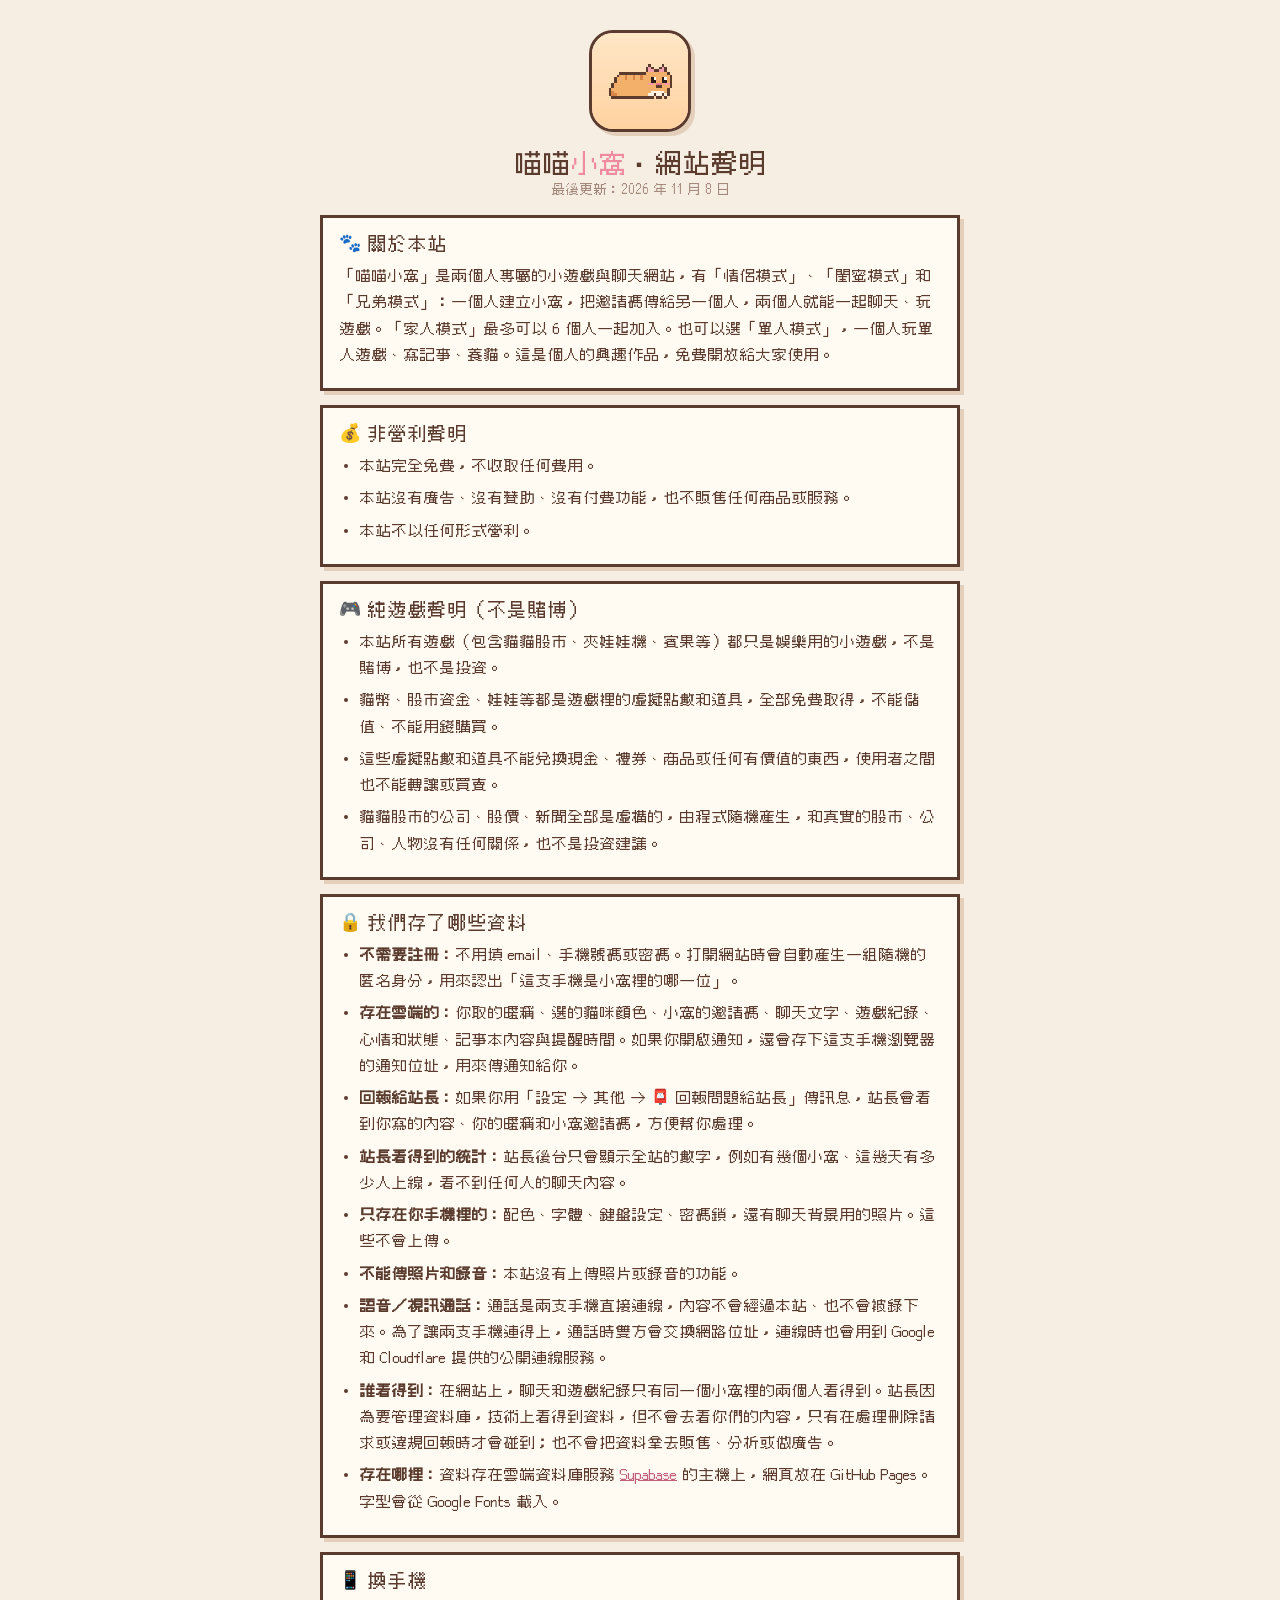
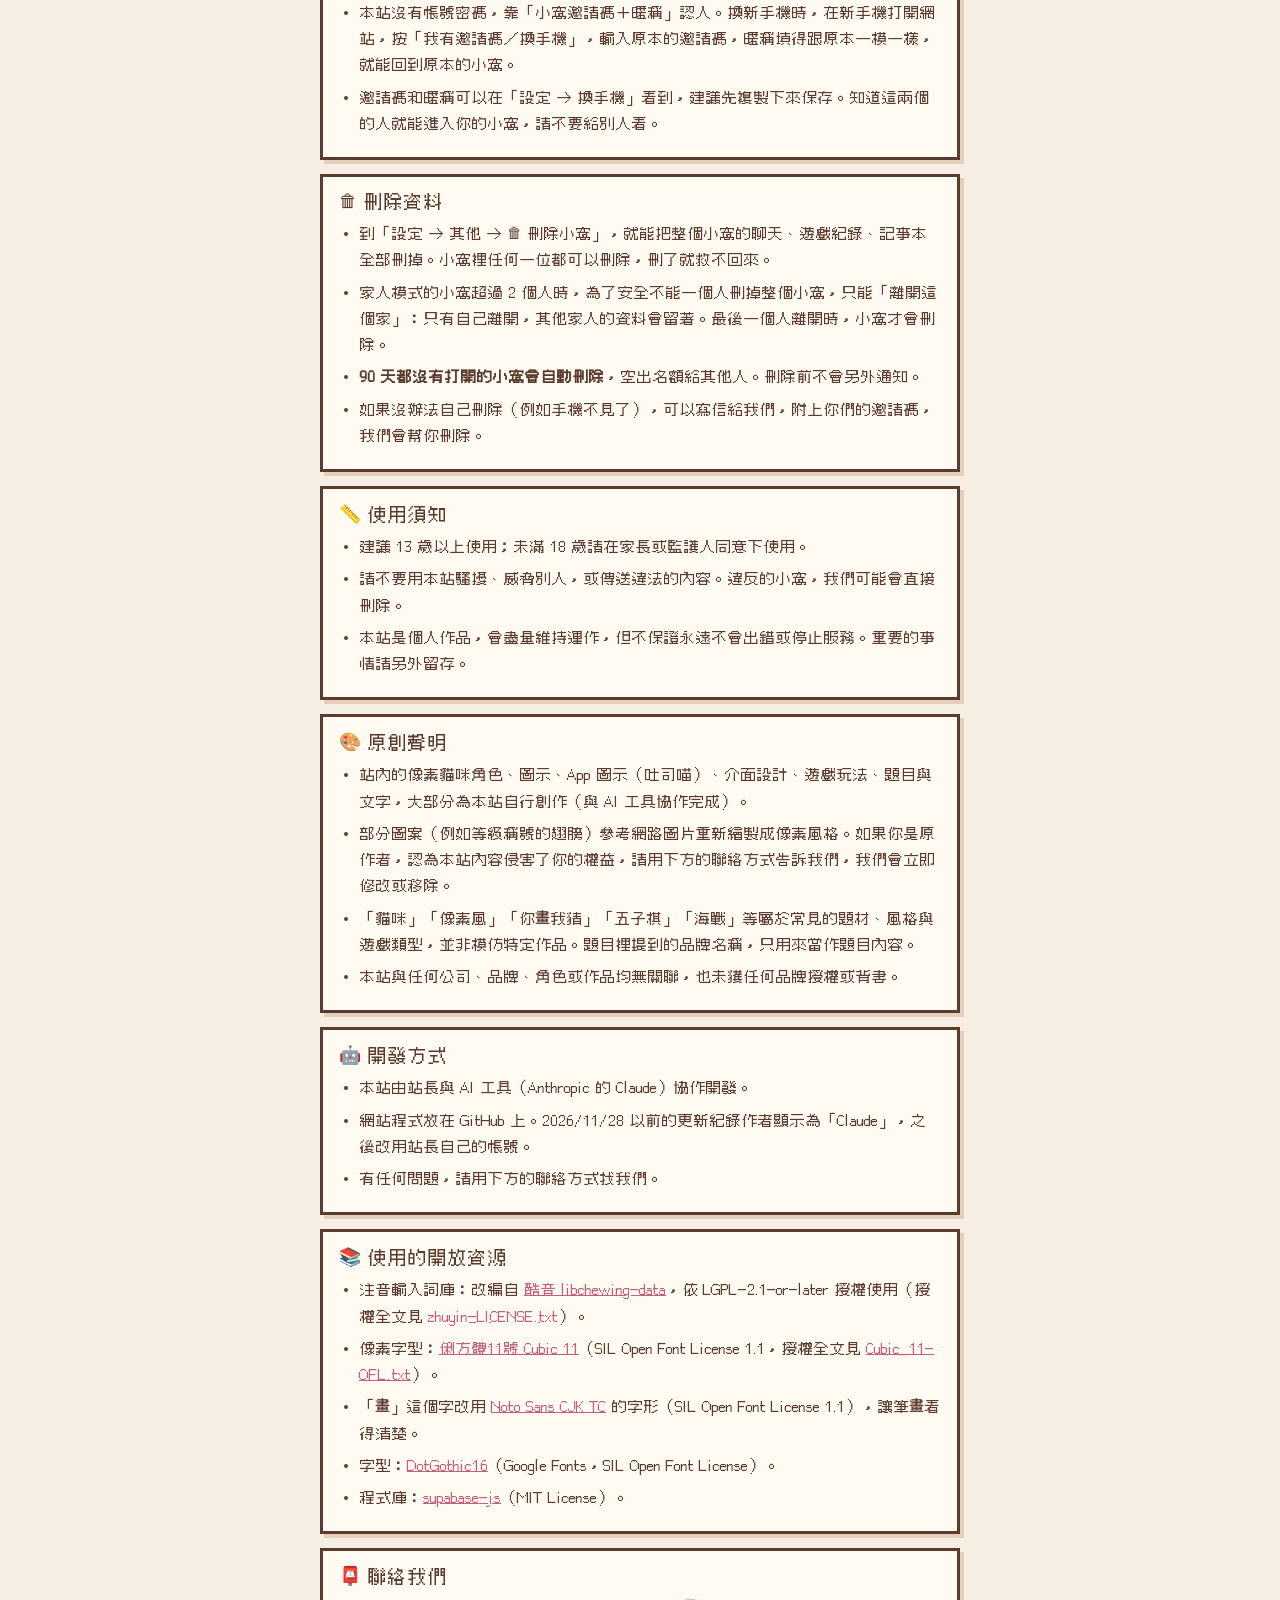
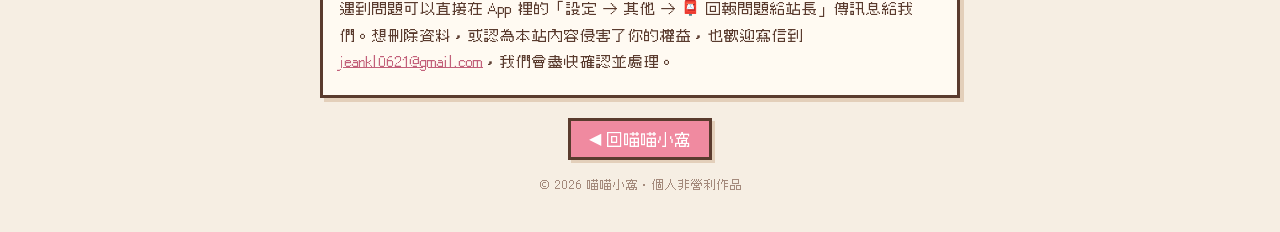
<file: about.html>
<!DOCTYPE html>
<html lang="zh-Hant-TW"><head><meta charset="utf-8">
<meta name="viewport" content="width=device-width,initial-scale=1,viewport-fit=cover">
<title>喵喵小窩・網站聲明</title>
<meta property="og:title" content="喵喵小窩・網站聲明">
<meta property="og:image" content="https://meow-nest.github.io/icons/share.jpg">
<link rel="icon" type="image/png" href="icons/icon-192.png">
<link rel="stylesheet" href="https://fonts.googleapis.com/css2?family=DotGothic16&display=swap">
<style>
@font-face{font-family:"Cubic11";src:url("fonts/Cubic_11.woff2") format("woff2");font-display:swap}@font-face{font-family:"Cubic11";src:url("fonts/cubic_fix.woff") format("woff");unicode-range:U+756B}
:root{--ink:#5a3b2e;--line:#5a3b2e;--shadow:#e3cfba;--pink:#f08aa0;--pinkL:#ffe1e7;--paper:#fffaf2;--muted:#a48a7c}
html,body{margin:0;background:#f6eee3;color:var(--ink);font-family:"Cubic11","DotGothic16",-apple-system,"PingFang TC","Noto Sans TC",sans-serif}
.wrap{max-width:640px;margin:0 auto;padding:20px 16px calc(40px + env(safe-area-inset-bottom))}
.hd{text-align:center;margin:10px 0 18px}
.hd img{width:96px;height:96px;border-radius:24px;border:3px solid var(--line);box-shadow:4px 4px 0 var(--shadow);image-rendering:pixelated}
h1{font-weight:400;font-size:26px;margin:12px 0 2px}h1 b{font-weight:400;color:var(--pink)}
.sub{color:var(--muted);font-size:13px}
.box{background:var(--paper);border:3px solid var(--line);box-shadow:4px 4px 0 var(--shadow);padding:14px 16px;margin-bottom:14px}
h2{font-weight:400;font-size:18px;margin:0 0 8px}
p,li{font-size:15px;line-height:1.75;margin:0 0 6px}
ul{padding-left:20px;margin:0}
a{color:#c2607a}
.back{display:inline-block;margin-top:6px;padding:8px 18px;background:var(--pink);color:#fff;border:3px solid var(--line);box-shadow:3px 3px 0 var(--shadow);text-decoration:none}
.foot{text-align:center;font-size:12px;color:var(--muted);margin-top:18px}
</style></head><body><div class="wrap">
<div class="hd"><img src="icons/icon-192.png" alt="喵喵小窩"><h1>喵喵<b>小窩</b>・網站聲明</h1><div class="sub">最後更新：2026 年 11 月 8 日</div></div>

<div class="box"><h2>🐾 關於本站</h2>
<p>「喵喵小窩」是兩個人專屬的小遊戲與聊天網站，有「情侶模式」、「閨蜜模式」和「兄弟模式」：一個人建立小窩，把邀請碼傳給另一個人，兩個人就能一起聊天、玩遊戲。「家人模式」最多可以 6 個人一起加入。也可以選「單人模式」，一個人玩單人遊戲、寫記事、養貓。這是個人的興趣作品，免費開放給大家使用。</p></div>

<div class="box"><h2>💰 非營利聲明</h2>
<ul>
<li>本站完全免費，不收取任何費用。</li>
<li>本站沒有廣告、沒有贊助、沒有付費功能，也不販售任何商品或服務。</li>
<li>本站不以任何形式營利。</li>
</ul></div>

<div class="box"><h2>🎮 純遊戲聲明（不是賭博）</h2>
<ul>
<li>本站所有遊戲（包含貓貓股市、夾娃娃機、賓果等）都只是娛樂用的小遊戲，不是賭博，也不是投資。</li>
<li>貓幣、股市資金、娃娃等都是遊戲裡的虛擬點數和道具，全部免費取得，不能儲值、不能用錢購買。</li>
<li>這些虛擬點數和道具不能兌換現金、禮券、商品或任何有價值的東西，使用者之間也不能轉讓或買賣。</li>
<li>貓貓股市的公司、股價、新聞全部是虛構的，由程式隨機產生，和真實的股市、公司、人物沒有任何關係，也不是投資建議。</li>
</ul></div>

<div class="box"><h2>🔒 我們存了哪些資料</h2>
<ul>
<li><b>不需要註冊</b>：不用填 email、手機號碼或密碼。打開網站時會自動產生一組隨機的匿名身分，用來認出「這支手機是小窩裡的哪一位」。</li>
<li><b>存在雲端的</b>：你取的暱稱、選的貓咪顏色、小窩的邀請碼、聊天文字、遊戲紀錄、心情和狀態、記事本內容與提醒時間。如果你開啟通知，還會存下這支手機瀏覽器的通知位址，用來傳通知給你。</li>
<li><b>回報給站長</b>：如果你用「設定 → 其他 → 📮 回報問題給站長」傳訊息，站長會看到你寫的內容、你的暱稱和小窩邀請碼，方便幫你處理。</li>
<li><b>站長看得到的統計</b>：站長後台只會顯示全站的數字，例如有幾個小窩、這幾天有多少人上線，看不到任何人的聊天內容。</li>
<li><b>只存在你手機裡的</b>：配色、字體、鍵盤設定、密碼鎖，還有聊天背景用的照片。這些不會上傳。</li>
<li><b>不能傳照片和錄音</b>：本站沒有上傳照片或錄音的功能。</li>
<li><b>語音／視訊通話</b>：通話是兩支手機直接連線，內容不會經過本站、也不會被錄下來。為了讓兩支手機連得上，通話時雙方會交換網路位址，連線時也會用到 Google 和 Cloudflare 提供的公開連線服務。</li>
<li><b>誰看得到</b>：在網站上，聊天和遊戲紀錄只有同一個小窩裡的兩個人看得到。站長因為要管理資料庫，技術上看得到資料，但不會去看你們的內容，只有在處理刪除請求或違規回報時才會碰到；也不會把資料拿去販售、分析或做廣告。</li>
<li><b>存在哪裡</b>：資料存在雲端資料庫服務 <a href="https://supabase.com" target="_blank" rel="noopener">Supabase</a> 的主機上，網頁放在 GitHub Pages。字型會從 Google Fonts 載入。</li>
</ul></div>

<div class="box"><h2>📱 換手機</h2>
<ul>
<li>本站沒有帳號密碼，靠「小窩邀請碼＋暱稱」認人。換新手機時，在新手機打開網站，按「我有邀請碼／換手機」，輸入原本的邀請碼，暱稱填得跟原本一模一樣，就能回到原本的小窩。</li>
<li>邀請碼和暱稱可以在「設定 → 換手機」看到，建議先複製下來保存。知道這兩個的人就能進入你的小窩，請不要給別人看。</li>
</ul></div>

<div class="box"><h2>🗑 刪除資料</h2>
<ul>
<li>到「設定 → 其他 → 🗑 刪除小窩」，就能把整個小窩的聊天、遊戲紀錄、記事本全部刪掉。小窩裡任何一位都可以刪除，刪了就救不回來。</li>
<li>家人模式的小窩超過 2 個人時，為了安全不能一個人刪掉整個小窩，只能「離開這個家」：只有自己離開，其他家人的資料會留著。最後一個人離開時，小窩才會刪除。</li>
<li><b>90 天都沒有打開的小窩會自動刪除</b>，空出名額給其他人。刪除前不會另外通知。</li>
<li>如果沒辦法自己刪除（例如手機不見了），可以寫信給我們，附上你們的邀請碼，我們會幫你刪除。</li>
</ul></div>

<div class="box"><h2>📏 使用須知</h2>
<ul>
<li>建議 13 歲以上使用；未滿 18 歲請在家長或監護人同意下使用。</li>
<li>請不要用本站騷擾、威脅別人，或傳送違法的內容。違反的小窩，我們可能會直接刪除。</li>
<li>本站是個人作品，會盡量維持運作，但不保證永遠不會出錯或停止服務。重要的事情請另外留存。</li>
</ul></div>

<div class="box"><h2>🎨 原創聲明</h2>
<ul>
<li>站內的像素貓咪角色、圖示、App 圖示（吐司喵）、介面設計、遊戲玩法、題目與文字，大部分為本站自行創作（與 AI 工具協作完成）。</li>
<li>部分圖案（例如等級稱號的翅膀）參考網路圖片重新繪製成像素風格。如果你是原作者，認為本站內容侵害了你的權益，請用下方的聯絡方式告訴我們，我們會立即修改或移除。</li>
<li>「貓咪」「像素風」「你畫我猜」「五子棋」「海戰」等屬於常見的題材、風格與遊戲類型，並非模仿特定作品。題目裡提到的品牌名稱，只用來當作題目內容。</li>
<li>本站與任何公司、品牌、角色或作品均無關聯，也未獲任何品牌授權或背書。</li>
</ul></div>

<div class="box"><h2>🤖 開發方式</h2>
<ul>
<li>本站由站長與 AI 工具（Anthropic 的 Claude）協作開發。</li>
<li>網站程式放在 GitHub 上。2026/11/28 以前的更新紀錄作者顯示為「Claude」，之後改用站長自己的帳號。</li>
<li>有任何問題，請用下方的聯絡方式找我們。</li>
</ul></div>

<div class="box"><h2>📚 使用的開放資源</h2>
<ul>
<li>注音輸入詞庫：改編自 <a href="https://github.com/chewing/libchewing-data" target="_blank" rel="noopener">酷音 libchewing-data</a>，依 LGPL-2.1-or-later 授權使用（授權全文見 <a href="zhuyin-LICENSE.txt">zhuyin-LICENSE.txt</a>）。</li>
<li>像素字型：<a href="https://github.com/ACh-K/Cubic-11" target="_blank" rel="noopener">俐方體11號 Cubic 11</a>（SIL Open Font License 1.1，授權全文見 <a href="fonts/Cubic_11-OFL.txt">Cubic_11-OFL.txt</a>）。</li>
<li>「畫」這個字改用 <a href="https://github.com/notofonts/noto-cjk" target="_blank" rel="noopener">Noto Sans CJK TC</a> 的字形（SIL Open Font License 1.1），讓筆畫看得清楚。</li>
<li>字型：<a href="https://fonts.google.com/specimen/DotGothic16" target="_blank" rel="noopener">DotGothic16</a>（Google Fonts，SIL Open Font License）。</li>
<li>程式庫：<a href="https://github.com/supabase/supabase-js" target="_blank" rel="noopener">supabase-js</a>（MIT License）。</li>
</ul></div>

<div class="box"><h2>📮 聯絡我們</h2>
<p>遇到問題可以直接在 App 裡的「設定 → 其他 → 📮 回報問題給站長」傳訊息給我們。想刪除資料，或認為本站內容侵害了你的權益，也歡迎寫信到 <a href="mailto:jeankl0621&#64;gmail.com">jeankl0621&#64;gmail.com</a>，我們會盡快確認並處理。</p></div>

<div style="text-align:center"><a class="back" href="./">◀ 回喵喵小窩</a></div>
<div class="foot">© 2026 喵喵小窩・個人非營利作品</div>
</div></body></html>
</file>
